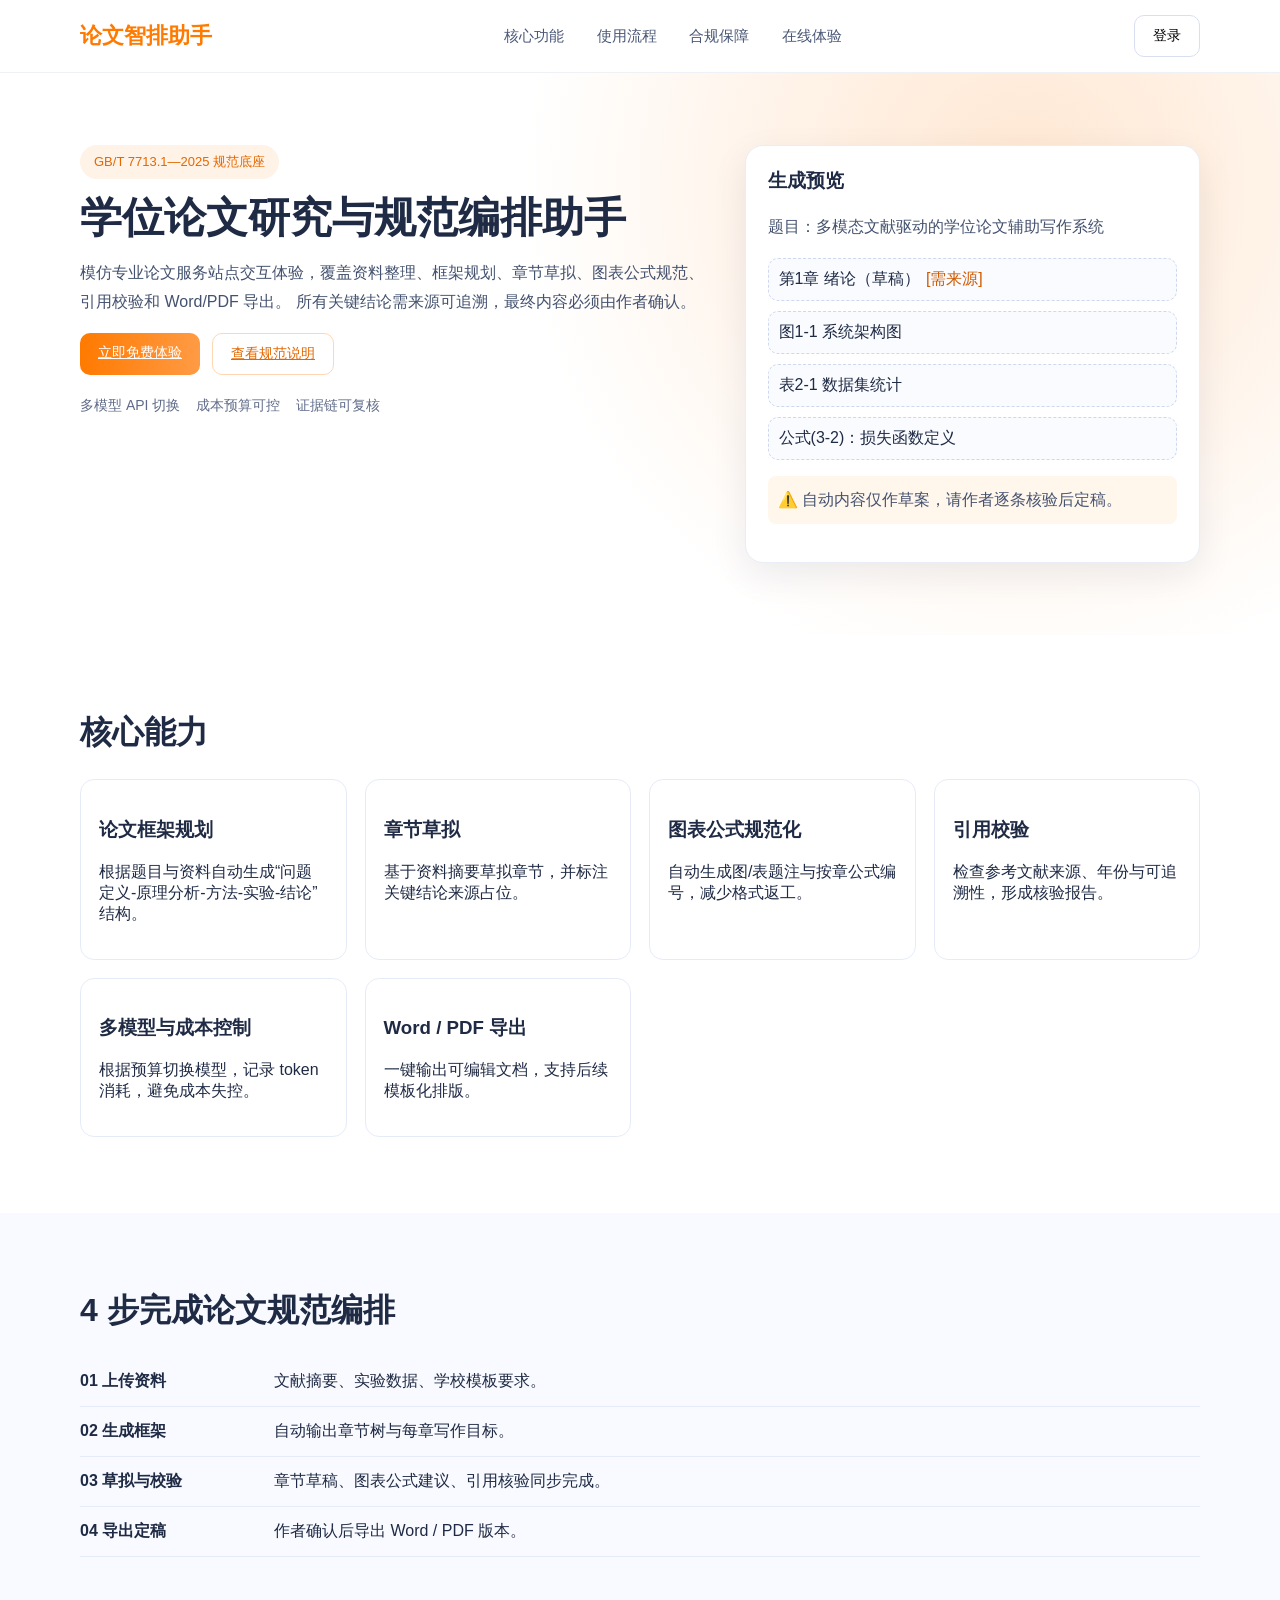
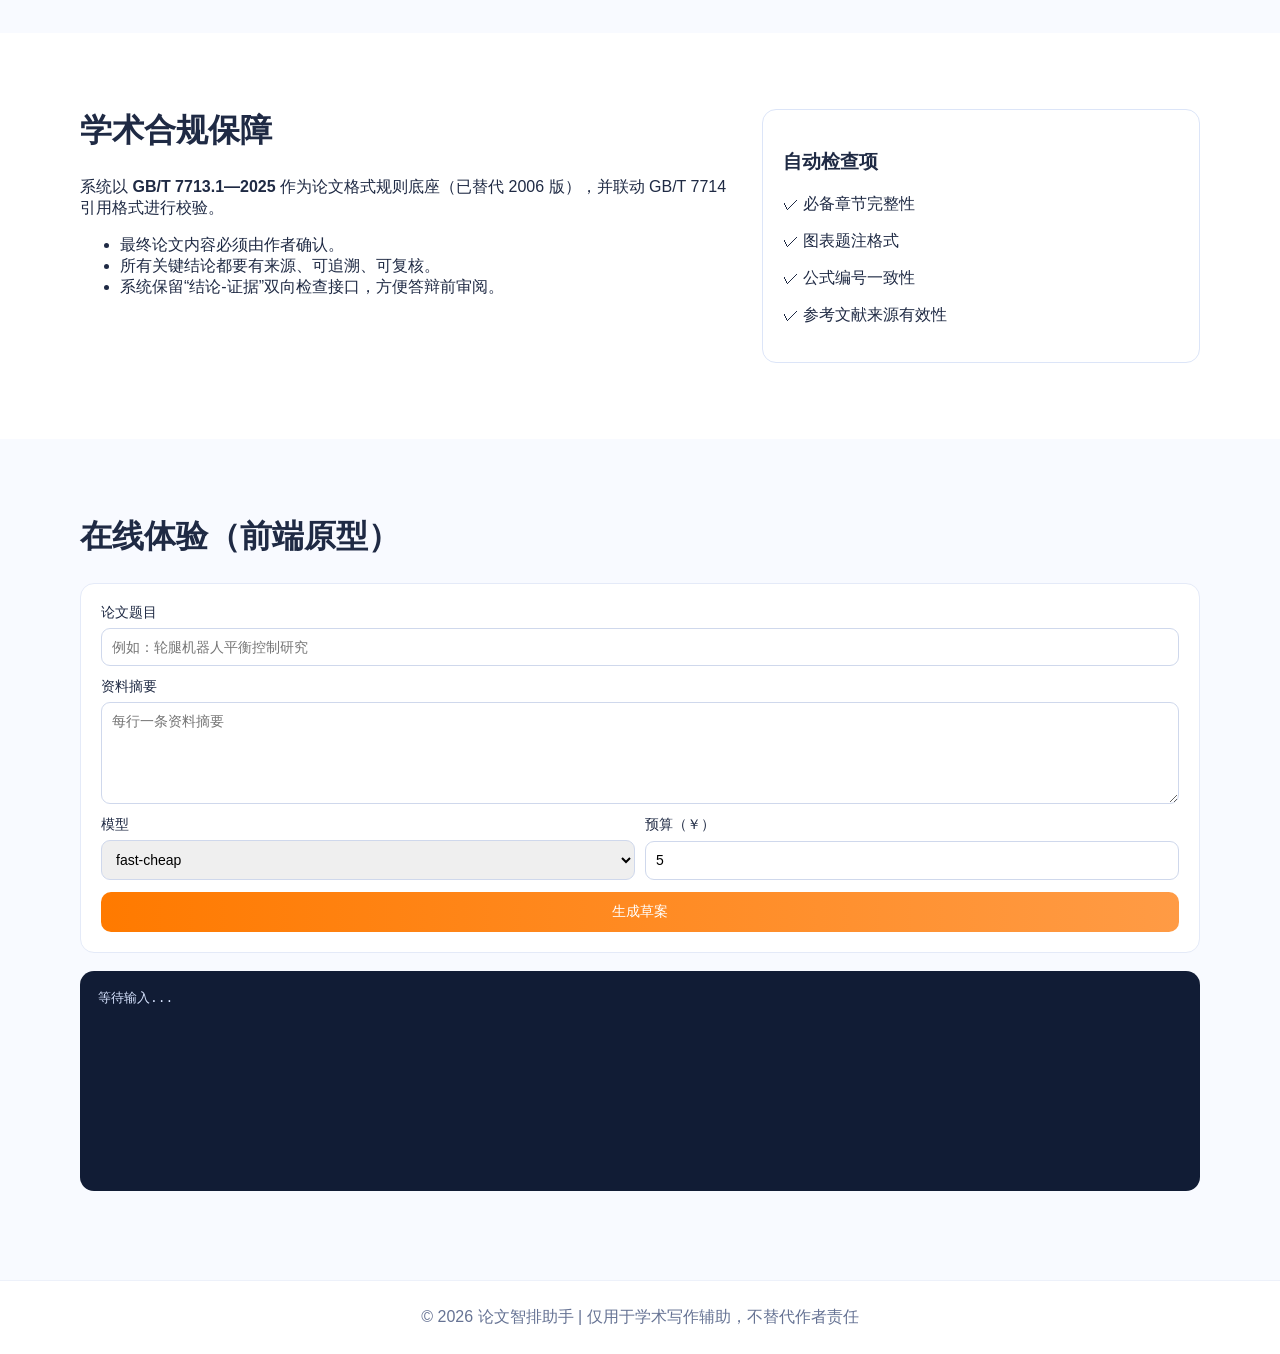
<file: thesis_assistant/web/index.html>
<!DOCTYPE html>
<html lang="zh-CN">
  <head>
    <meta charset="UTF-8" />
    <meta name="viewport" content="width=device-width, initial-scale=1.0" />
    <title>论文智排助手 - 学位论文研究与规范编排平台</title>
    <link rel="stylesheet" href="styles.css" />
  </head>
  <body>
    <header class="topbar">
      <div class="container nav">
        <div class="logo">论文智排助手</div>
        <nav>
          <a href="#features">核心功能</a>
          <a href="#flow">使用流程</a>
          <a href="#compliance">合规保障</a>
          <a href="#demo">在线体验</a>
        </nav>
        <button class="btn ghost">登录</button>
      </div>
    </header>

    <section class="hero">
      <div class="container hero-grid">
        <div>
          <span class="badge">GB/T 7713.1—2025 规范底座</span>
          <h1>学位论文研究与规范编排助手</h1>
          <p>
            模仿专业论文服务站点交互体验，覆盖资料整理、框架规划、章节草拟、图表公式规范、引用校验和 Word/PDF 导出。
            所有关键结论需来源可追溯，最终内容必须由作者确认。
          </p>
          <div class="hero-actions">
            <a class="btn primary" href="#demo">立即免费体验</a>
            <a class="btn light" href="#compliance">查看规范说明</a>
          </div>
          <ul class="hero-tags">
            <li>多模型 API 切换</li>
            <li>成本预算可控</li>
            <li>证据链可复核</li>
          </ul>
        </div>
        <div class="hero-card">
          <h3>生成预览</h3>
          <p>题目：多模态文献驱动的学位论文辅助写作系统</p>
          <div class="mini-block">第1章 绪论（草稿）<span>[需来源]</span></div>
          <div class="mini-block">图1-1 系统架构图</div>
          <div class="mini-block">表2-1 数据集统计</div>
          <div class="mini-block">公式(3-2)：损失函数定义</div>
          <p class="note">⚠️ 自动内容仅作草案，请作者逐条核验后定稿。</p>
        </div>
      </div>
    </section>

    <section id="features" class="section">
      <div class="container">
        <h2>核心能力</h2>
        <div class="cards">
          <article>
            <h3>论文框架规划</h3>
            <p>根据题目与资料自动生成“问题定义-原理分析-方法-实验-结论”结构。</p>
          </article>
          <article>
            <h3>章节草拟</h3>
            <p>基于资料摘要草拟章节，并标注关键结论来源占位。</p>
          </article>
          <article>
            <h3>图表公式规范化</h3>
            <p>自动生成图/表题注与按章公式编号，减少格式返工。</p>
          </article>
          <article>
            <h3>引用校验</h3>
            <p>检查参考文献来源、年份与可追溯性，形成核验报告。</p>
          </article>
          <article>
            <h3>多模型与成本控制</h3>
            <p>根据预算切换模型，记录 token 消耗，避免成本失控。</p>
          </article>
          <article>
            <h3>Word / PDF 导出</h3>
            <p>一键输出可编辑文档，支持后续模板化排版。</p>
          </article>
        </div>
      </div>
    </section>

    <section id="flow" class="section alt">
      <div class="container">
        <h2>4 步完成论文规范编排</h2>
        <ol class="timeline">
          <li><strong>01 上传资料</strong><span>文献摘要、实验数据、学校模板要求。</span></li>
          <li><strong>02 生成框架</strong><span>自动输出章节树与每章写作目标。</span></li>
          <li><strong>03 草拟与校验</strong><span>章节草稿、图表公式建议、引用核验同步完成。</span></li>
          <li><strong>04 导出定稿</strong><span>作者确认后导出 Word / PDF 版本。</span></li>
        </ol>
      </div>
    </section>

    <section id="compliance" class="section">
      <div class="container compliance">
        <div>
          <h2>学术合规保障</h2>
          <p>系统以 <b>GB/T 7713.1—2025</b> 作为论文格式规则底座（已替代 2006 版），并联动 GB/T 7714 引用格式进行校验。</p>
          <ul>
            <li>最终论文内容必须由作者确认。</li>
            <li>所有关键结论都要有来源、可追溯、可复核。</li>
            <li>系统保留“结论-证据”双向检查接口，方便答辩前审阅。</li>
          </ul>
        </div>
        <div class="panel">
          <h3>自动检查项</h3>
          <p>✓ 必备章节完整性</p>
          <p>✓ 图表题注格式</p>
          <p>✓ 公式编号一致性</p>
          <p>✓ 参考文献来源有效性</p>
        </div>
      </div>
    </section>

    <section id="demo" class="section alt">
      <div class="container">
        <h2>在线体验（前端原型）</h2>
        <form id="demo-form" class="demo-form">
          <label>论文题目<input id="topic" required placeholder="例如：轮腿机器人平衡控制研究" /></label>
          <label>资料摘要<textarea id="materials" rows="5" placeholder="每行一条资料摘要"></textarea></label>
          <div class="row">
            <label>模型
              <select id="model">
                <option>fast-cheap</option>
                <option>balanced</option>
                <option>quality</option>
              </select>
            </label>
            <label>预算（￥）<input id="budget" type="number" min="1" value="5" /></label>
          </div>
          <button class="btn primary" type="submit">生成草案</button>
        </form>

        <pre id="output" class="output">等待输入...</pre>
      </div>
    </section>

    <footer class="footer">© 2026 论文智排助手 | 仅用于学术写作辅助，不替代作者责任</footer>

    <script src="app.js"></script>
  </body>
</html>
</file>
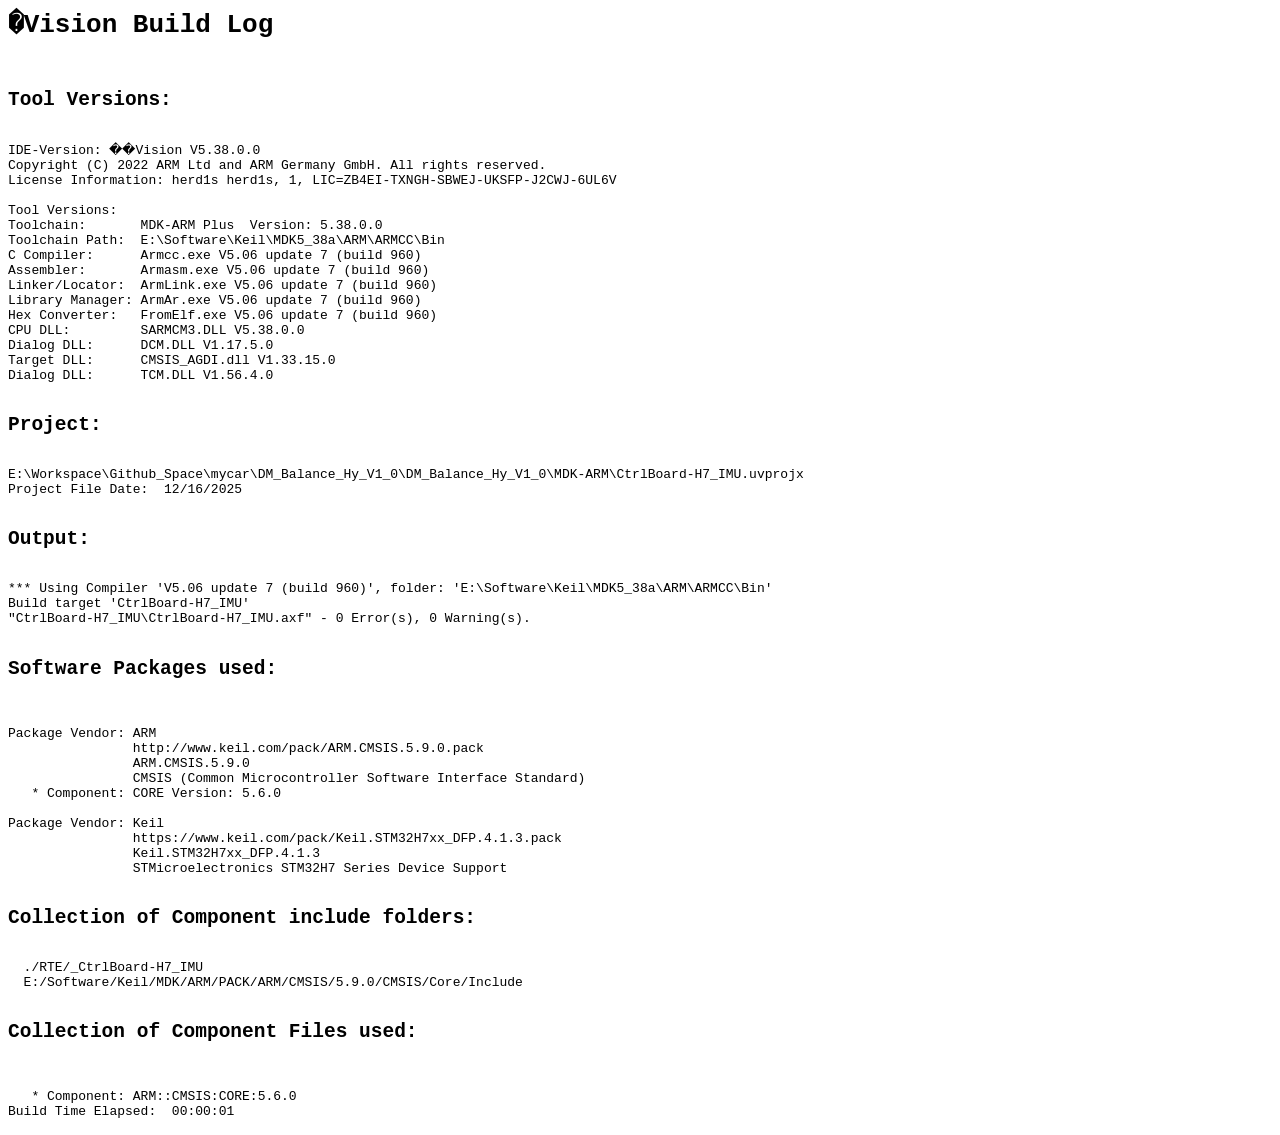
<file: DM_Balance_Hy_V1_0/DM_Balance_Hy_V1_0/MDK-ARM/CtrlBoard-H7_IMU/CtrlBoard-H7_IMU.build_log.htm>
<html>
<body>
<pre>
<h1>�Vision Build Log</h1>
<h2>Tool Versions:</h2>
IDE-Version: ��Vision V5.38.0.0
Copyright (C) 2022 ARM Ltd and ARM Germany GmbH. All rights reserved.
License Information: herd1s herd1s, 1, LIC=ZB4EI-TXNGH-SBWEJ-UKSFP-J2CWJ-6UL6V
 
Tool Versions:
Toolchain:       MDK-ARM Plus  Version: 5.38.0.0
Toolchain Path:  E:\Software\Keil\MDK5_38a\ARM\ARMCC\Bin
C Compiler:      Armcc.exe V5.06 update 7 (build 960)
Assembler:       Armasm.exe V5.06 update 7 (build 960)
Linker/Locator:  ArmLink.exe V5.06 update 7 (build 960)
Library Manager: ArmAr.exe V5.06 update 7 (build 960)
Hex Converter:   FromElf.exe V5.06 update 7 (build 960)
CPU DLL:         SARMCM3.DLL V5.38.0.0
Dialog DLL:      DCM.DLL V1.17.5.0
Target DLL:      CMSIS_AGDI.dll V1.33.15.0
Dialog DLL:      TCM.DLL V1.56.4.0
 
<h2>Project:</h2>
E:\Workspace\Github_Space\mycar\DM_Balance_Hy_V1_0\DM_Balance_Hy_V1_0\MDK-ARM\CtrlBoard-H7_IMU.uvprojx
Project File Date:  12/16/2025

<h2>Output:</h2>
*** Using Compiler 'V5.06 update 7 (build 960)', folder: 'E:\Software\Keil\MDK5_38a\ARM\ARMCC\Bin'
Build target 'CtrlBoard-H7_IMU'
"CtrlBoard-H7_IMU\CtrlBoard-H7_IMU.axf" - 0 Error(s), 0 Warning(s).

<h2>Software Packages used:</h2>

Package Vendor: ARM
                http://www.keil.com/pack/ARM.CMSIS.5.9.0.pack
                ARM.CMSIS.5.9.0
                CMSIS (Common Microcontroller Software Interface Standard)
   * Component: CORE Version: 5.6.0

Package Vendor: Keil
                https://www.keil.com/pack/Keil.STM32H7xx_DFP.4.1.3.pack
                Keil.STM32H7xx_DFP.4.1.3
                STMicroelectronics STM32H7 Series Device Support

<h2>Collection of Component include folders:</h2>
  ./RTE/_CtrlBoard-H7_IMU
  E:/Software/Keil/MDK/ARM/PACK/ARM/CMSIS/5.9.0/CMSIS/Core/Include

<h2>Collection of Component Files used:</h2>

   * Component: ARM::CMSIS:CORE:5.6.0
Build Time Elapsed:  00:00:01
</pre>
</body>
</html>
</file>
<file: thesis_assistant/web/styles.css>
:root {
  --primary: #ff7a00;
  --primary-dark: #e36800;
  --blue: #3478f6;
  --bg: #f6f8fc;
  --text: #1f2a44;
}

* {
  box-sizing: border-box;
}

body {
  margin: 0;
  font-family: "PingFang SC", "Microsoft YaHei", sans-serif;
  color: var(--text);
  background: #fff;
}

.container {
  width: min(1120px, 92vw);
  margin: 0 auto;
}

.topbar {
  position: sticky;
  top: 0;
  backdrop-filter: blur(6px);
  background: rgba(255, 255, 255, 0.92);
  border-bottom: 1px solid #eef1f5;
  z-index: 9;
}

.nav {
  display: flex;
  align-items: center;
  justify-content: space-between;
  height: 72px;
}

.logo {
  font-weight: 700;
  color: var(--primary);
  font-size: 22px;
}

nav a {
  margin: 0 14px;
  color: #4a5777;
  text-decoration: none;
  font-size: 15px;
}

.hero {
  background: radial-gradient(circle at 80% 20%, #ffe7d2 0, #fff 45%), var(--bg);
  padding: 72px 0;
}

.hero-grid {
  display: grid;
  gap: 32px;
  grid-template-columns: 1.25fr 0.9fr;
}

.badge {
  display: inline-block;
  background: #fff2e6;
  color: var(--primary-dark);
  padding: 8px 14px;
  border-radius: 999px;
  font-size: 13px;
  margin-bottom: 14px;
}

h1 {
  margin: 0;
  font-size: 42px;
  line-height: 1.2;
}

.hero p {
  color: #44526f;
  line-height: 1.8;
  font-size: 16px;
}

.btn {
  border: 0;
  border-radius: 10px;
  padding: 11px 18px;
  cursor: pointer;
  font-size: 14px;
}

.primary {
  background: linear-gradient(90deg, var(--primary), #ff9b45);
  color: #fff;
}

.light {
  background: #fff;
  border: 1px solid #ffd8b3;
  color: var(--primary-dark);
}

.ghost {
  background: #fff;
  border: 1px solid #d7dff1;
}

.hero-actions {
  display: flex;
  gap: 12px;
  margin-top: 14px;
}

.hero-tags {
  list-style: none;
  padding: 0;
  margin-top: 22px;
  display: flex;
  gap: 16px;
  color: #5f6b88;
  font-size: 14px;
}

.hero-card {
  background: #fff;
  border: 1px solid #e9edf5;
  border-radius: 18px;
  padding: 22px;
  box-shadow: 0 12px 36px rgba(16, 29, 61, 0.08);
}

.hero-card h3 {
  margin-top: 0;
}

.mini-block {
  border: 1px dashed #ced8f0;
  border-radius: 10px;
  padding: 10px;
  margin: 10px 0;
  background: #f9fbff;
}

.mini-block span {
  color: #d15a00;
  margin-left: 6px;
}

.note {
  color: #7f4d24;
  background: #fff6ec;
  padding: 10px;
  border-radius: 8px;
  font-size: 13px;
}

.section {
  padding: 76px 0;
}

.section.alt {
  background: #f8faff;
}

h2 {
  margin: 0 0 24px;
  font-size: 32px;
}

.cards {
  display: grid;
  gap: 18px;
  grid-template-columns: repeat(auto-fit, minmax(240px, 1fr));
}

.cards article {
  background: #fff;
  border: 1px solid #e6ecf7;
  border-radius: 14px;
  padding: 18px;
}

.timeline {
  list-style: none;
  margin: 0;
  padding: 0;
}

.timeline li {
  display: grid;
  grid-template-columns: 180px 1fr;
  gap: 14px;
  padding: 14px 0;
  border-bottom: 1px solid #e5ebf7;
}

.compliance {
  display: grid;
  gap: 24px;
  grid-template-columns: 1.2fr 0.8fr;
}

.panel {
  background: #fff;
  border: 1px solid #dce5f8;
  border-radius: 14px;
  padding: 20px;
}

.demo-form {
  display: grid;
  gap: 12px;
  background: #fff;
  border: 1px solid #e4eaf8;
  border-radius: 14px;
  padding: 20px;
}

label {
  display: grid;
  gap: 6px;
  font-size: 14px;
}

input,
textarea,
select {
  border: 1px solid #cfd8ec;
  border-radius: 9px;
  padding: 10px;
  font: inherit;
}

.row {
  display: grid;
  gap: 10px;
  grid-template-columns: 1fr 1fr;
}

.output {
  background: #111c35;
  color: #d8e4ff;
  border-radius: 14px;
  padding: 18px;
  margin-top: 18px;
  min-height: 220px;
  white-space: pre-wrap;
}

.footer {
  text-align: center;
  padding: 26px;
  color: #667394;
  border-top: 1px solid #edf1fa;
}

@media (max-width: 900px) {
  .hero-grid,
  .compliance {
    grid-template-columns: 1fr;
  }

  nav {
    display: none;
  }

  h1 {
    font-size: 34px;
  }
}
</file>
